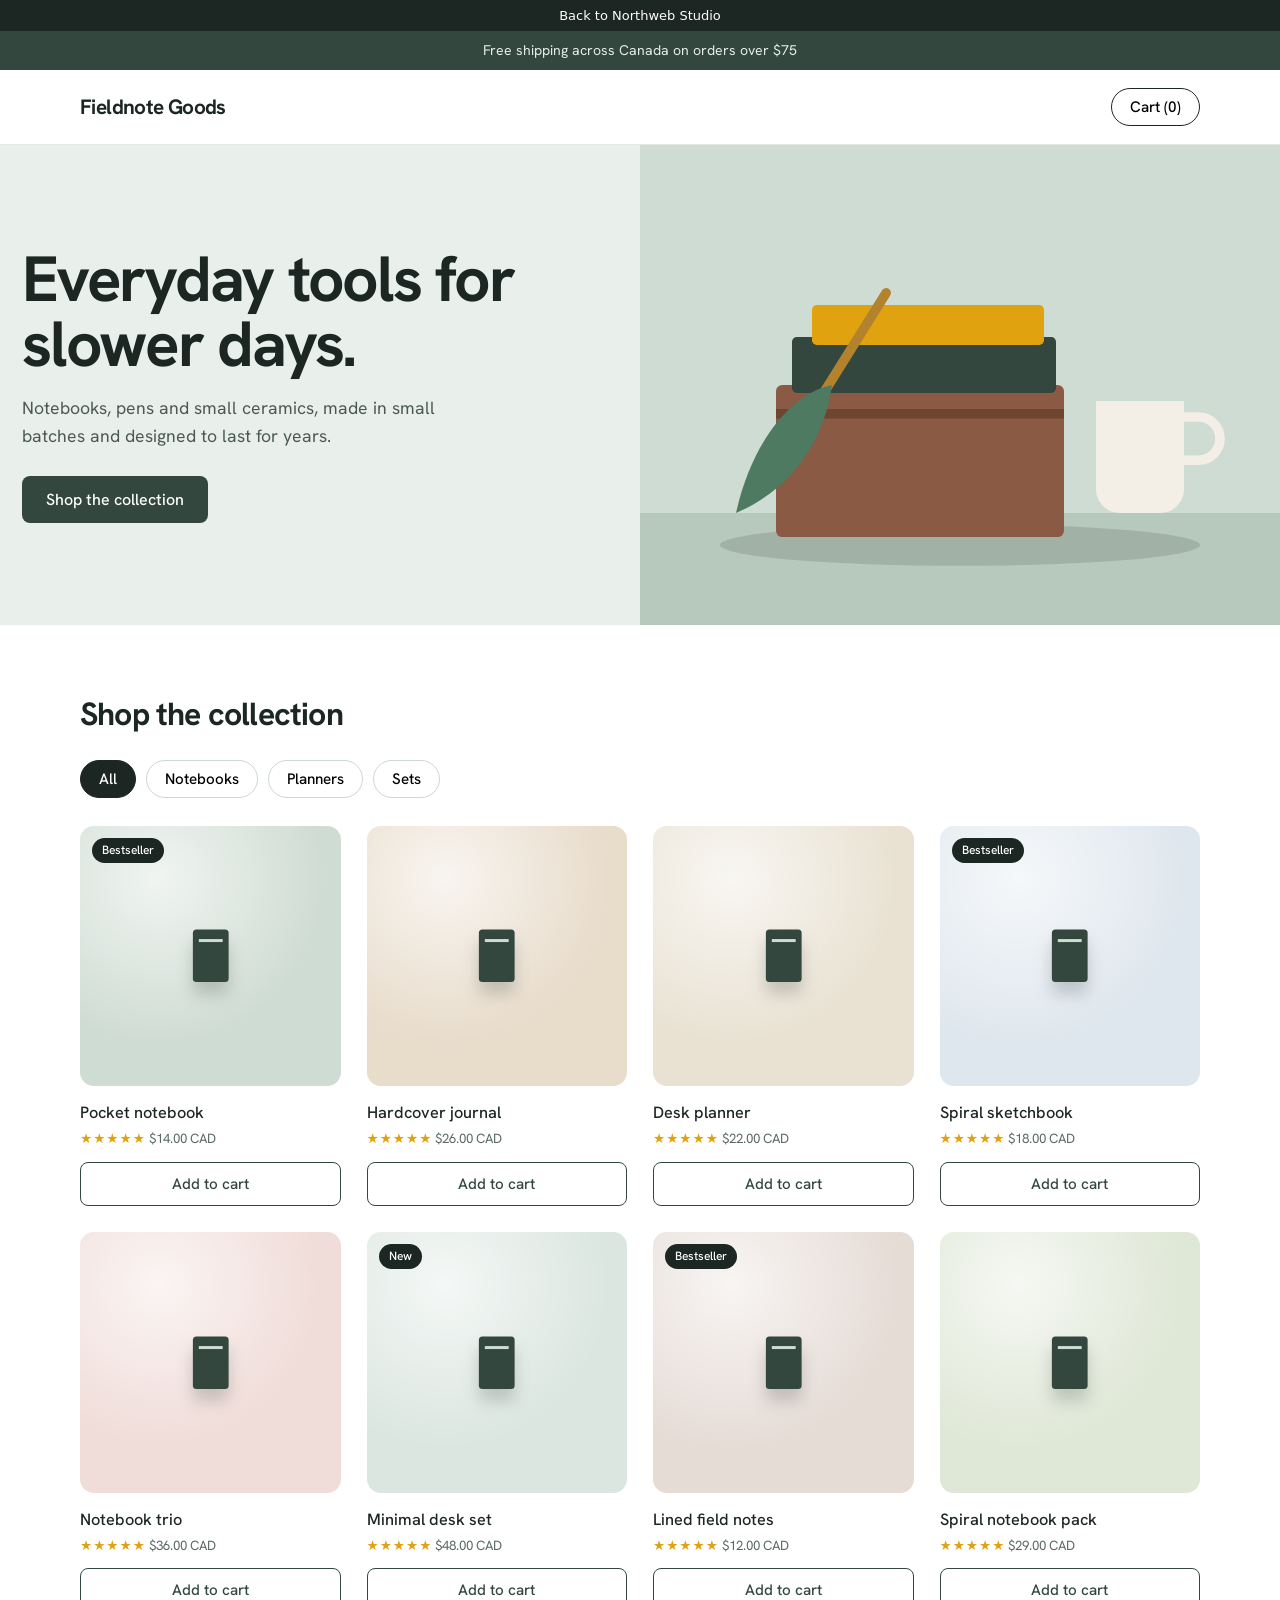
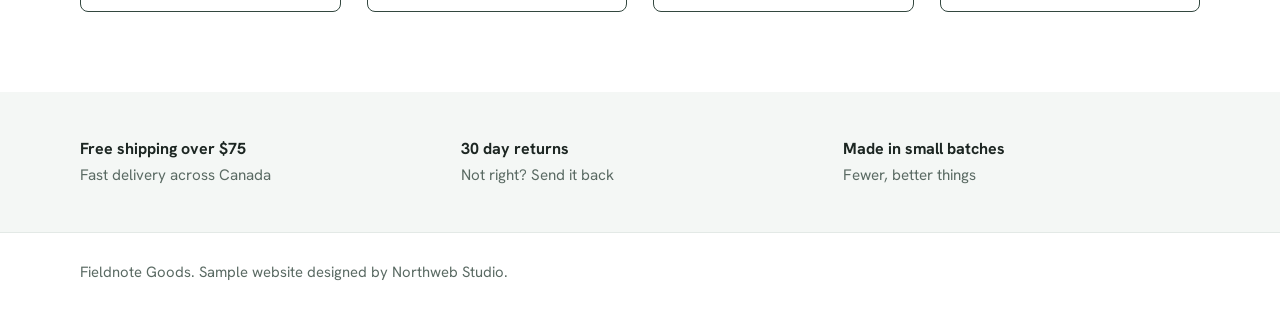
<file: fieldnote-goods.html>
<!DOCTYPE html><html lang="en"><head><meta charset="utf-8"><meta name="viewport" content="width=device-width,initial-scale=1"><title>Fieldnote Goods</title>
<link href="https://fonts.googleapis.com/css2?family=Hanken+Grotesk:wght@400;500;700&display=swap" rel="stylesheet">
<style>
*{box-sizing:border-box;margin:0}body{font:400 16px/1.6 "Hanken Grotesk",system-ui,sans-serif;color:#1c2622;background:#fff}
.nw{display:block;text-align:center;background:#1c2622;color:#fff;font:500 13px system-ui;padding:8px;text-decoration:none}
.w{padding-left:max(22px,calc(50% - 560px));padding-right:max(22px,calc(50% - 560px))}
.ann{background:#33473f;color:#e4ece7;text-align:center;font-size:.88rem;padding:8px}
header{display:flex;justify-content:space-between;align-items:center;padding-top:18px;padding-bottom:18px;border-bottom:1px solid #e3e9e6;position:sticky;top:0;background:#fff;z-index:4}
.logo{font-weight:700;font-size:1.3rem;letter-spacing:-.03em}.cartb{border:1.5px solid #1c2622;background:none;border-radius:99px;padding:8px 18px;font:500 .95rem "Hanken Grotesk";cursor:pointer}
.hero{display:grid;grid-template-columns:1fr 1fr;min-height:480px;background:#e9efeb}
.hero>div:first-child{padding:72px max(22px,calc(50% - 560px)) 72px max(22px,calc(50% - 560px));display:flex;flex-direction:column;justify-content:center;align-items:flex-start}
.hero h1{font-size:clamp(2.6rem,5vw,4.2rem);line-height:1.02;letter-spacing:-.035em;margin-bottom:18px}.hero p{color:#4a5a53;max-width:26em;margin-bottom:26px;font-size:1.1rem}
.hero .img{background:url(https://images.pexels.com/photos/8148585/pexels-photo-8148585.jpeg?auto=compress&cs=tinysrgb&w=1400) center/cover,url("data:image/svg+xml,%3Csvg%20xmlns%3D%22http%3A//www.w3.org/2000/svg%22%20viewBox%3D%220%200%20800%20800%22%20preserveAspectRatio%3D%22xMidYMid%20slice%22%3E%3Crect%20width%3D%22800%22%20height%3D%22800%22%20fill%3D%22%23cfdcd3%22/%3E%3Crect%20y%3D%22560%22%20width%3D%22800%22%20height%3D%22240%22%20fill%3D%22%23b7c9bd%22/%3E%3Cellipse%20cx%3D%22400%22%20cy%3D%22600%22%20rx%3D%22300%22%20ry%3D%2226%22%20fill%3D%22%23000%22%20fill-opacity%3D%22.12%22/%3E%3Crect%20x%3D%22170%22%20y%3D%22400%22%20width%3D%22360%22%20height%3D%22190%22%20rx%3D%228%22%20fill%3D%22%238a5a44%22/%3E%3Crect%20x%3D%22190%22%20y%3D%22340%22%20width%3D%22330%22%20height%3D%2270%22%20rx%3D%226%22%20fill%3D%22%2333473f%22/%3E%3Crect%20x%3D%22215%22%20y%3D%22300%22%20width%3D%22290%22%20height%3D%2250%22%20rx%3D%226%22%20fill%3D%22%23e0a30f%22/%3E%3Crect%20x%3D%22170%22%20y%3D%22430%22%20width%3D%22360%22%20height%3D%2212%22%20fill%3D%22%236e4531%22/%3E%3Cpath%20d%3D%22M570%20420h110v110a30%2030%200%200%201-30%2030h-50a30%2030%200%200%201-30-30z%22%20fill%3D%22%23f4efe6%22/%3E%3Cpath%20d%3D%22M680%20440h18a22%2022%200%200%201%200%2054h-18%22%20fill%3D%22none%22%20stroke%3D%22%23f4efe6%22%20stroke-width%3D%2212%22/%3E%3Crect%20x%3D%22236%22%20y%3D%22260%22%20width%3D%2212%22%20height%3D%22260%22%20rx%3D%226%22%20fill%3D%22%23b3822c%22%20transform%3D%22rotate%2832%20242%20390%29%22/%3E%3Cpath%20d%3D%22M120%20560c20-90%2070-150%20120-160-10%2070-50%20130-120%20160z%22%20fill%3D%22%234f7a62%22/%3E%3C/svg%3E") center/cover}
.btn{background:#33473f;color:#fff;border:0;border-radius:8px;padding:13px 24px;font:500 1rem "Hanken Grotesk";cursor:pointer}.btn:hover{background:#243329}
section{padding-top:64px;padding-bottom:80px}h2{font-size:2rem;letter-spacing:-.025em;margin-bottom:20px}
.chips{display:flex;gap:10px;margin-bottom:28px;flex-wrap:wrap}.chips button{border:1.5px solid #cdd8d2;background:#fff;border-radius:99px;padding:8px 18px;font:500 .95rem "Hanken Grotesk";cursor:pointer}.chips .on{background:#1c2622;color:#fff;border-color:#1c2622}
.g{display:grid;grid-template-columns:repeat(4,1fr);gap:26px}.p .img{aspect-ratio:1;border-radius:14px;display:grid;place-items:center;margin-bottom:14px;transition:.2s;position:relative;overflow:hidden;background-image:radial-gradient(circle at 30% 20%,rgba(255,255,255,.7),transparent 60%)}.p .img svg{filter:drop-shadow(0 12px 8px rgba(28,38,34,.2))}.bd{position:absolute;top:12px;left:12px;background:#1c2622;color:#fff;font-size:.75rem;font-weight:500;padding:3px 10px;border-radius:99px}.st{color:#e0a30f;font-size:.85rem;letter-spacing:1px}.p:hover .img{transform:translateY(-4px)}
.p h3{font-size:1.02rem;font-weight:500}.p small{color:#5a6a63;display:block;margin:2px 0 12px}.p button{width:100%;padding:11px;border-radius:8px;border:1.5px solid #33473f;background:#fff;color:#33473f;font:500 .95rem "Hanken Grotesk";cursor:pointer}.p button:hover{background:#33473f;color:#fff}
.perks{background:#f4f7f5;display:grid;grid-template-columns:repeat(3,1fr);gap:24px;padding-top:44px;padding-bottom:44px}.perks b{display:block}.perks span{color:#5a6a63;font-size:.95rem}
footer{padding-top:28px;padding-bottom:28px;color:#5a6a63;font-size:.93rem;border-top:1px solid #e3e9e6}
.ov{position:fixed;inset:0;background:rgba(28,38,34,.45);opacity:0;pointer-events:none;transition:.2s;z-index:8}.ov.on{opacity:1;pointer-events:auto}
.dr{position:fixed;top:0;right:0;bottom:0;width:min(400px,100%);background:#fff;z-index:9;transform:translateX(100%);transition:.25s;display:flex;flex-direction:column;padding:24px}.dr.on{transform:none}
.dr h3{font-size:1.3rem;margin-bottom:14px;display:flex;justify-content:space-between}.dr h3 button{border:0;background:none;font-size:1.6rem;cursor:pointer}
#items{flex:1;overflow:auto}.ci{display:grid;grid-template-columns:56px 1fr auto;gap:12px;align-items:center;padding:12px 0;border-bottom:1px solid #e3e9e6}.ci .t{width:56px;height:56px;border-radius:8px}.ci small{color:#5a6a63;display:block}
.q{display:flex;gap:6px;align-items:center}.q button{width:26px;height:26px;border-radius:50%;border:1px solid #cdd8d2;background:#fff;cursor:pointer}
.tot{display:flex;justify-content:space-between;font-weight:700;font-size:1.1rem;padding:16px 0}.note{color:#2f6b3a;min-height:1.4em;margin-top:8px;font-size:.92rem}
@media(max-width:860px){.g{grid-template-columns:1fr 1fr}.hero,.perks{grid-template-columns:1fr}.hero .img{min-height:240px}}
</style></head><body>
<a class="nw" href="../index.html">Back to Northweb Studio</a>
<div class="ann">Free shipping across Canada on orders over $75</div>
<header class="w"><span class="logo">Fieldnote Goods</span><button class="cartb" id="cb">Cart (0)</button></header>
<div class="hero"><div><h1>Everyday tools for slower days.</h1><p>Notebooks, pens and small ceramics, made in small batches and designed to last for years.</p><a href="#shop" class="btn" style="text-decoration:none">Shop the collection</a></div><div class="img"></div></div>
<section class="w" id="shop"><h2>Shop the collection</h2><div class="chips" id="chips"><button class="on" data-c="all">All</button><button data-c="Notebooks">Notebooks</button><button data-c="Planners">Planners</button><button data-c="Sets">Sets</button></div><div class="g" id="grid"></div></section>
<div class="perks w"><div><b>Free shipping over $75</b><span>Fast delivery across Canada</span></div><div><b>30 day returns</b><span>Not right? Send it back</span></div><div><b>Made in small batches</b><span>Fewer, better things</span></div></div>
<footer class="w">Fieldnote Goods. Sample website designed by Northweb Studio.</footer>
<div class="ov" id="ov"></div>
<aside class="dr" id="dr"><h3>Your cart <button id="x" aria-label="Close">×</button></h3><div id="items"></div><div class="tot"><span>Subtotal</span><span id="sub">$0.00</span></div><button class="btn" id="co">Checkout</button><p class="note" id="note"></p></aside>
<script>
if(self!==top)document.querySelector('.nw').hidden=true;
const P=[["Pocket notebook","Notebooks",14,"#cfdcd3",4157621],["Hardcover journal","Notebooks",26,"#e8dccb",8250927],["Desk planner","Planners",22,"#e9e2d3",7319182],["Spiral sketchbook","Notebooks",18,"#dfe7ee",158771],["Notebook trio","Sets",36,"#f0dcd8",7319185],["Minimal desk set","Sets",48,"#dbe6e0",8148585],["Lined field notes","Notebooks",12,"#e6dcd6",8250884],["Spiral notebook pack","Sets",29,"#dfe7d6",4033464]];
let cart={},f='all';const $=i=>document.getElementById(i),art=(p,s)=>`<svg width='${s*.55}' height='${s*.55}' viewBox='0 0 120 120'><rect x='30' y='16' width='60' height='88' rx='6' fill='#33473f'/><rect x='40' y='32' width='40' height='5' fill='#cfdcd3'/></svg><img src='https://images.pexels.com/photos/${p[4]}/pexels-photo-${p[4]}.jpeg?auto=compress&cs=tinysrgb&w=600' alt='${p[0]}' loading='lazy' onerror='this.remove()' style='position:absolute;inset:0;width:100%;height:100%;object-fit:cover;border-radius:inherit'>`;
function grid(){$('grid').innerHTML=P.map((p,i)=>({p,i})).filter(o=>f=='all'||o.p[1]==f).map(o=>`<div class=p><div class=img style='background-color:${o.p[3]}'>${o.i%3==0?'<span class=bd>Bestseller</span>':o.i==5?'<span class=bd>New</span>':''}${art(o.p,130)}</div><h3>${o.p[0]}</h3><small><span class=st>★★★★★</span> $${o.p[2]}.00 CAD</small><button data-a=${o.i}>Add to cart</button></div>`).join('')}grid();
function draw(){const k=Object.keys(cart);$('cb').textContent='Cart ('+k.reduce((s,i)=>s+cart[i],0)+')';$('items').innerHTML=k.length?k.map(i=>`<div class=ci><div class=t style='background:${P[i][3]};display:grid;place-items:center;position:relative;overflow:hidden'>${art(P[i],44)}</div><div>${P[i][0]}<small>$${P[i][2]}.00</small></div><div class=q><button data-m=${i}>−</button>${cart[i]}<button data-a=${i}>+</button></div></div>`).join(''):'<p style="color:#5a6a63">Your cart is empty.</p>';$('sub').textContent='$'+k.reduce((s,i)=>s+cart[i]*P[i][2],0).toFixed(2)}
function open(b){$('dr').classList.toggle('on',b);$('ov').classList.toggle('on',b)}
document.addEventListener('click',e=>{const t=e.target;if(t.dataset.a!==undefined){cart[t.dataset.a]=(cart[t.dataset.a]||0)+1;draw();if(t.closest('.p'))open(true)}if(t.dataset.m!==undefined){if(--cart[t.dataset.m]<=0)delete cart[t.dataset.m];draw()}if(t.dataset.c){f=t.dataset.c;document.querySelectorAll('#chips button').forEach(b=>b.classList.toggle('on',b==t));grid()}});
$('cb').onclick=()=>open(true);$('x').onclick=$('ov').onclick=()=>open(false);$('co').onclick=()=>$('note').textContent=Object.keys(cart).length?'Demo only. In a live store this goes to a secure checkout.':'Add something first.';draw();
</script></body></html>
</file>
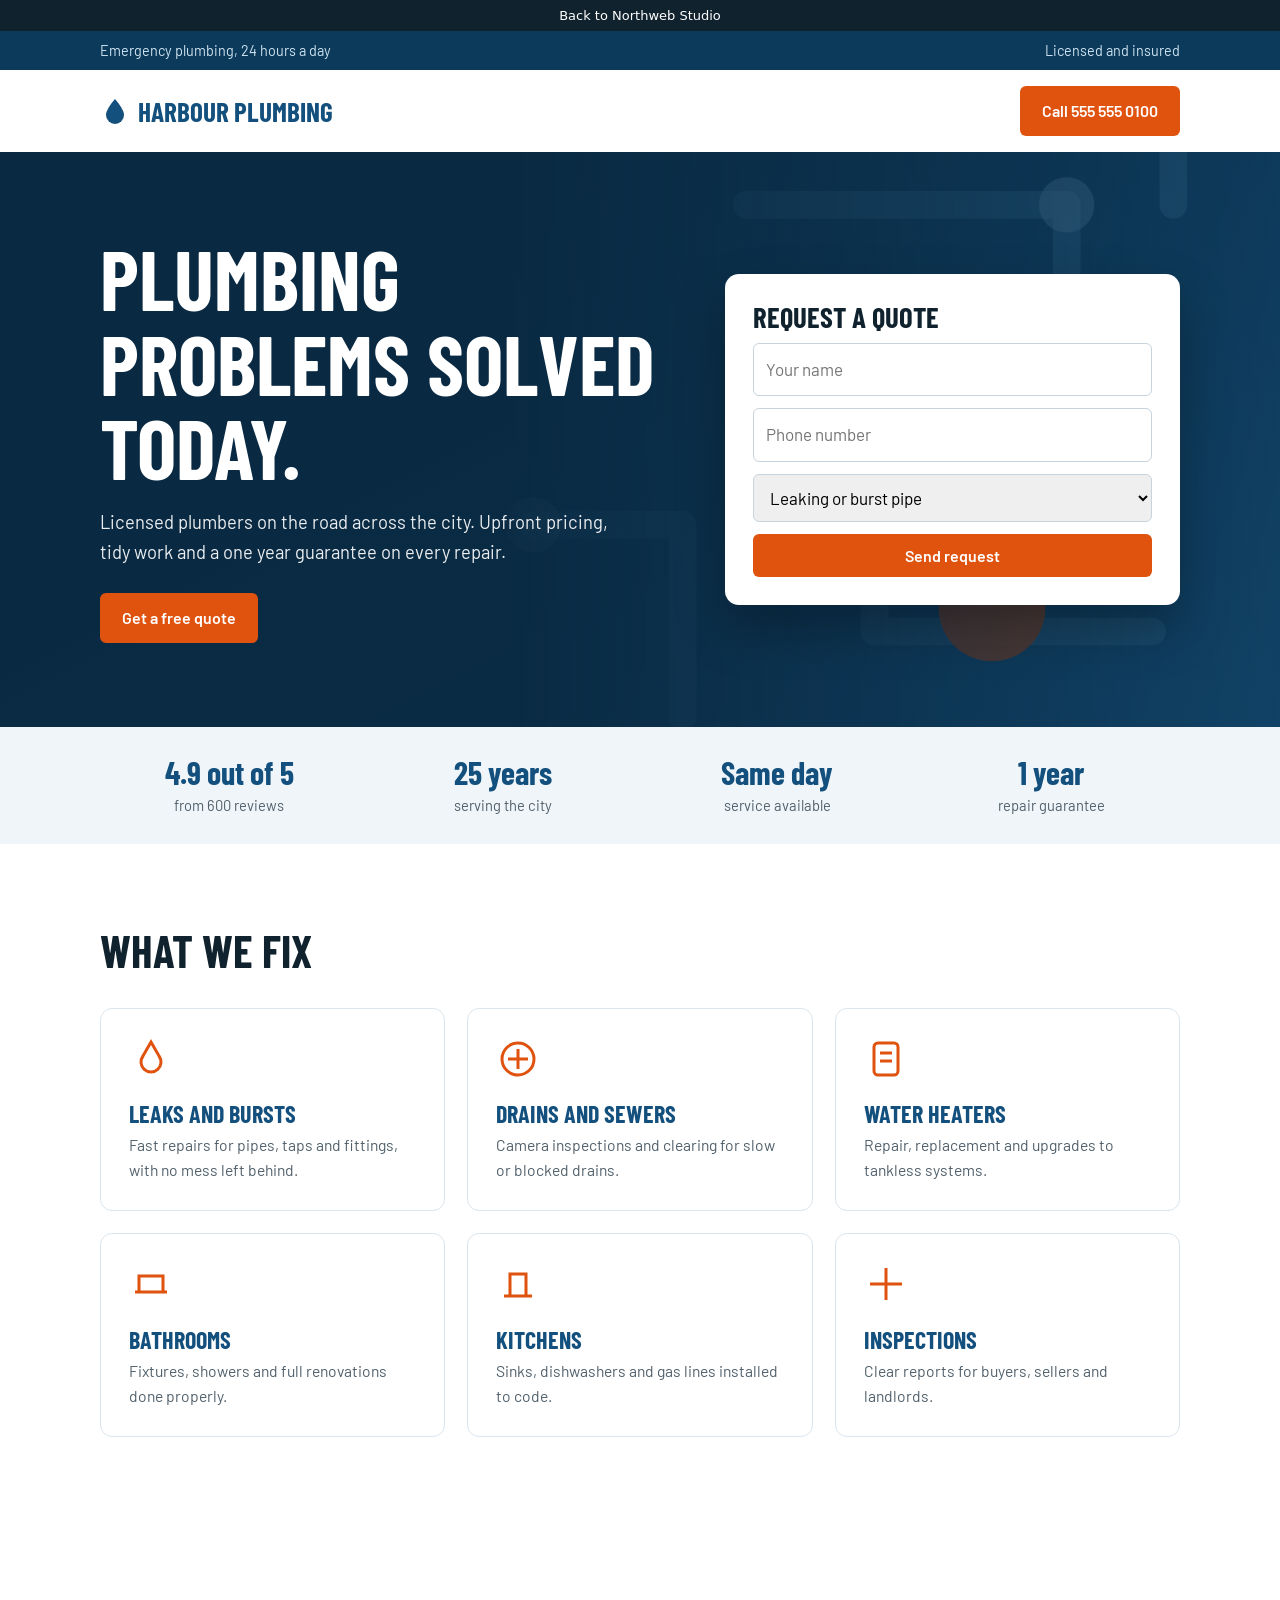
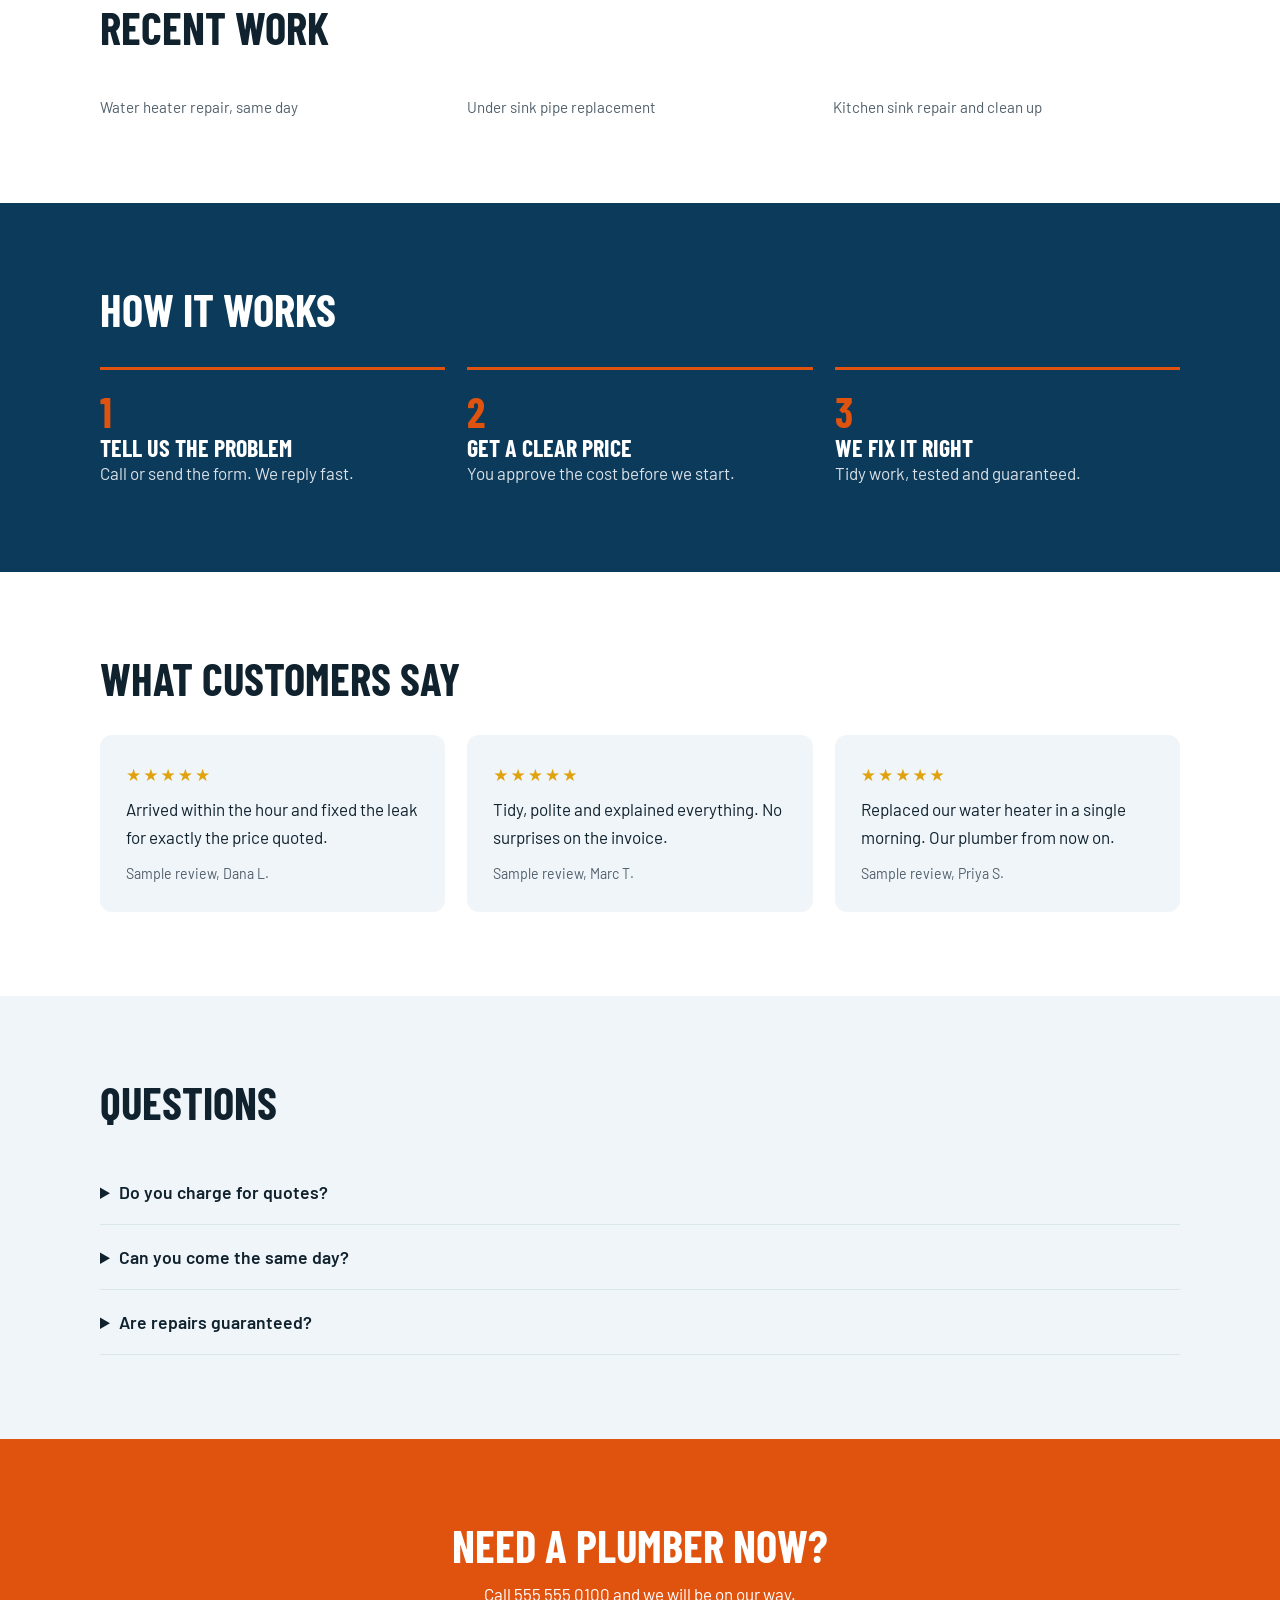
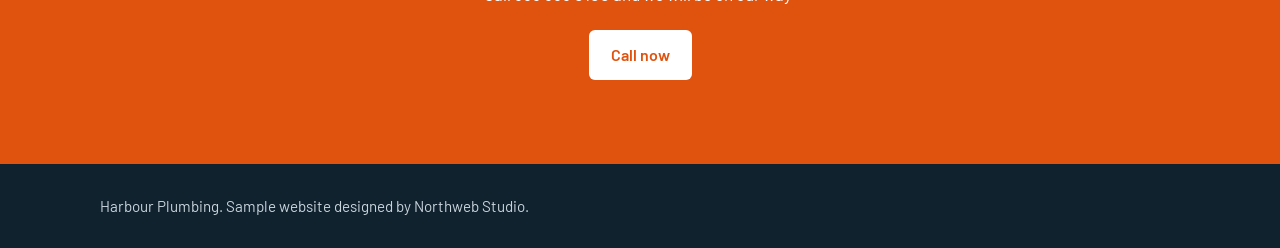
<file: harbour-plumbing.html>
<!DOCTYPE html><html lang="en"><head><meta charset="utf-8"><meta name="viewport" content="width=device-width,initial-scale=1"><title>Harbour Plumbing</title>
<link href="https://fonts.googleapis.com/css2?family=Barlow:wght@400;500;600&family=Barlow+Condensed:wght@600;700&display=swap" rel="stylesheet">
<style>
*{box-sizing:border-box;margin:0}html{scroll-behavior:smooth}body{font:400 17px/1.6 Barlow,system-ui,sans-serif;color:#10222e}
.nw{display:block;text-align:center;background:#10222e;color:#fff;font:500 13px system-ui;padding:8px;text-decoration:none}
h1,h2,h3{font-family:"Barlow Condensed",sans-serif;line-height:1.02;text-transform:uppercase}
.w{padding-left:max(22px,calc(50% - 540px));padding-right:max(22px,calc(50% - 540px))}
.top{background:#0c3a5b;color:#cfe3f1;font-size:.9rem;padding-top:8px;padding-bottom:8px;display:flex;justify-content:space-between}
header{display:flex;justify-content:space-between;align-items:center;padding-top:16px;padding-bottom:16px;background:#fff}
.logo{font:700 1.7rem "Barlow Condensed";text-transform:uppercase;color:#14507d;display:flex;gap:8px;align-items:center}
.btn{display:inline-block;background:#e0530f;color:#fff;padding:12px 22px;border-radius:6px;font-weight:600;text-decoration:none;border:0;font-family:inherit;font-size:1rem;cursor:pointer}.btn:hover{background:#c4460a}
.hero{background:linear-gradient(90deg,rgba(9,40,64,.94) 40%,rgba(9,40,64,.55)),url(https://images.unsplash.com/photo-1676210134188-4c05dd172f89?auto=format&fit=crop&w=1800&q=70) center/cover,url("data:image/svg+xml,%3Csvg%20xmlns%3D%22http%3A//www.w3.org/2000/svg%22%20viewBox%3D%220%200%201200%20600%22%20preserveAspectRatio%3D%22xMidYMid%20slice%22%3E%3Cdefs%3E%3ClinearGradient%20id%3D%22g%22%20x1%3D%220%22%20y1%3D%220%22%20x2%3D%221%22%20y2%3D%221%22%3E%3Cstop%20offset%3D%220%22%20stop-color%3D%22%230c3a5b%22/%3E%3Cstop%20offset%3D%221%22%20stop-color%3D%22%231a6396%22/%3E%3C/linearGradient%3E%3C/defs%3E%3Crect%20width%3D%221200%22%20height%3D%22600%22%20fill%3D%22url%28%23g%29%22/%3E%3Cg%20fill%3D%22none%22%20stroke%3D%22%235ba3d0%22%20stroke-opacity%3D%22.35%22%20stroke-width%3D%2226%22%20stroke-linecap%3D%22round%22%20stroke-linejoin%3D%22round%22%3E%3Cpath%20d%3D%22M700%2080h300v180H820v220h260%22/%3E%3Cpath%20d%3D%22M640%20560V380h-140%22/%3E%3Cpath%20d%3D%22M1100%2080v-60%22/%3E%3C/g%3E%3Cg%20fill%3D%22%237fb9e0%22%20fill-opacity%3D%22.45%22%3E%3Ccircle%20cx%3D%221000%22%20cy%3D%2280%22%20r%3D%2226%22/%3E%3Ccircle%20cx%3D%22820%22%20cy%3D%22260%22%20r%3D%2226%22/%3E%3Ccircle%20cx%3D%22500%22%20cy%3D%22380%22%20r%3D%2226%22/%3E%3C/g%3E%3Cpath%20d%3D%22M930%20360c0%200-50%2062-50%2098a50%2050%200%200%200%20100%200c0-36-50-98-50-98z%22%20fill%3D%22%23e0530f%22%20fill-opacity%3D%22.85%22/%3E%3C/svg%3E") center/cover;color:#fff;padding-top:84px;padding-bottom:84px;display:grid;grid-template-columns:1.25fr 1fr;gap:56px;align-items:center}
.hero h1{font-size:clamp(3rem,6.5vw,5.2rem);margin-bottom:18px}.hero p{font-size:1.15rem;opacity:.92;max-width:28em;margin-bottom:26px}
.card{background:#fff;color:#10222e;border-radius:14px;padding:28px;display:grid;gap:12px;box-shadow:0 24px 50px rgba(0,0,0,.28)}.card h3{font-size:1.8rem}
input,select{font:inherit;padding:12px;border:1px solid #c7d4dd;border-radius:6px;width:100%}
.trust{display:grid;grid-template-columns:repeat(4,1fr);background:#f0f5f9;padding-top:26px;padding-bottom:26px;gap:16px;text-align:center}
.trust b{font:700 2rem "Barlow Condensed";color:#14507d;display:block}.trust span{font-size:.92rem;color:#51606b}
section{padding-top:84px;padding-bottom:84px}h2{font-size:2.8rem;margin-bottom:34px}
.g{display:grid;grid-template-columns:repeat(3,1fr);gap:22px}
.s{border:1px solid #dbe5ec;border-radius:12px;padding:28px;transition:.2s}.s:hover{border-color:#14507d;transform:translateY(-4px)}
.s svg{width:44px;height:44px;margin-bottom:14px}.s h3{font-size:1.5rem;color:#14507d;margin-bottom:6px}.s p{color:#51606b;font-size:.98rem}
.steps{background:#0c3a5b;color:#fff}.steps .g>div{border-top:3px solid #e0530f;padding-top:16px}.steps b{font:700 2.6rem "Barlow Condensed";color:#e0530f}.steps h3{font-size:1.5rem}.steps p{opacity:.85}
.rev{background:#f0f5f9;border-radius:12px;padding:26px}.rev i{color:#e0a30f;font-style:normal;letter-spacing:2px}.rev p{margin:8px 0}.rev small{color:#51606b}
details{border-bottom:1px solid #dbe5ec;padding:18px 0}summary{font-weight:600;cursor:pointer;font-size:1.1rem}details p{color:#51606b;margin-top:8px}
.cta{background:#e0530f;color:#fff;text-align:center}.cta h2{margin-bottom:12px}.cta .btn{background:#fff;color:#e0530f}
footer{background:#10222e;color:#c8d4dc;padding-top:30px;padding-bottom:30px;font-size:.95rem}
.gal{display:grid;grid-template-columns:repeat(3,1fr);gap:20px}.gal figure{margin:0}.gal img{width:100%;aspect-ratio:4/3;object-fit:cover;border-radius:12px;display:block;background:#dbe5ec}.gal figcaption{margin-top:10px;color:#51606b;font-size:.95rem}.sticky{display:none}
@media(max-width:800px){.hero,.g,.trust{grid-template-columns:1fr 1fr}.hero{grid-template-columns:1fr}.g,.gal{grid-template-columns:1fr}.top span:last-child{display:none}.sticky{display:block;position:fixed;bottom:0;left:0;right:0;text-align:center;border-radius:0;padding:16px}}
</style></head><body>
<a class="nw" href="../index.html">Back to Northweb Studio</a>
<div class="top w"><span>Emergency plumbing, 24 hours a day</span><span>Licensed and insured</span></div>
<header class="w"><span class="logo"><svg width="30" height="30" viewBox="0 0 30 30"><path d="M15 3C15 3 6 13 6 19a9 9 0 0 0 18 0C24 13 15 3 15 3z" fill="#14507d"/></svg>Harbour Plumbing</span><a class="btn" href="tel:+15555550100">Call 555 555 0100</a></header>
<div class="hero w"><div><h1>Plumbing problems solved today.</h1><p>Licensed plumbers on the road across the city. Upfront pricing, tidy work and a one year guarantee on every repair.</p><a class="btn" href="#quote">Get a free quote</a></div>
<form class="card" id="quote"><h3>Request a quote</h3><input placeholder="Your name" required><input type="tel" placeholder="Phone number" required><select><option>Leaking or burst pipe</option><option>Blocked drain</option><option>Water heater</option><option>Bathroom or kitchen</option><option>Something else</option></select><button class="btn">Send request</button></form></div>
<div class="trust w"><div><b>4.9 out of 5</b><span>from 600 reviews</span></div><div><b>25 years</b><span>serving the city</span></div><div><b>Same day</b><span>service available</span></div><div><b>1 year</b><span>repair guarantee</span></div></div>
<section class="w"><h2>What we fix</h2><div class="g">
<div class="s"><svg viewBox="0 0 44 44" fill="none" stroke="#e0530f" stroke-width="3"><path d="M22 5l8 14a10 10 0 1 1-16 0z"/></svg><h3>Leaks and bursts</h3><p>Fast repairs for pipes, taps and fittings, with no mess left behind.</p></div>
<div class="s"><svg viewBox="0 0 44 44" fill="none" stroke="#e0530f" stroke-width="3"><circle cx="22" cy="22" r="16"/><path d="M12 22h20M22 12v20"/></svg><h3>Drains and sewers</h3><p>Camera inspections and clearing for slow or blocked drains.</p></div>
<div class="s"><svg viewBox="0 0 44 44" fill="none" stroke="#e0530f" stroke-width="3"><rect x="10" y="6" width="24" height="32" rx="4"/><path d="M16 16h12M16 24h12"/></svg><h3>Water heaters</h3><p>Repair, replacement and upgrades to tankless systems.</p></div>
<div class="s"><svg viewBox="0 0 44 44" fill="none" stroke="#e0530f" stroke-width="3"><path d="M6 30h32M10 30V14h24v16"/></svg><h3>Bathrooms</h3><p>Fixtures, showers and full renovations done properly.</p></div>
<div class="s"><svg viewBox="0 0 44 44" fill="none" stroke="#e0530f" stroke-width="3"><path d="M8 34h28M14 34V12h16v22"/></svg><h3>Kitchens</h3><p>Sinks, dishwashers and gas lines installed to code.</p></div>
<div class="s"><svg viewBox="0 0 44 44" fill="none" stroke="#e0530f" stroke-width="3"><path d="M22 6v32M6 22h32"/></svg><h3>Inspections</h3><p>Clear reports for buyers, sellers and landlords.</p></div></div></section>
<section class="w"><h2>Recent work</h2><div class="gal">
<figure><img src="https://images.unsplash.com/photo-1676210134190-3f2c0d5cf58d?auto=format&fit=crop&w=900&q=70" alt="Plumber repairing a water heater" loading="lazy" onerror="this.remove()"><figcaption>Water heater repair, same day</figcaption></figure>
<figure><img src="https://images.unsplash.com/photo-1676210133055-eab6ef033ce3?auto=format&fit=crop&w=900&q=70" alt="Plumber working on pipes in a cabinet" loading="lazy" onerror="this.remove()"><figcaption>Under sink pipe replacement</figcaption></figure>
<figure><img src="https://images.unsplash.com/photo-1615749721143-3a38368d3d05?auto=format&fit=crop&w=900&q=70" alt="Plumber fixing a sink" loading="lazy" onerror="this.remove()"><figcaption>Kitchen sink repair and clean up</figcaption></figure></div></section>
<section class="w steps"><h2>How it works</h2><div class="g"><div><b>1</b><h3>Tell us the problem</h3><p>Call or send the form. We reply fast.</p></div><div><b>2</b><h3>Get a clear price</h3><p>You approve the cost before we start.</p></div><div><b>3</b><h3>We fix it right</h3><p>Tidy work, tested and guaranteed.</p></div></div></section>
<section class="w"><h2>What customers say</h2><div class="g">
<div class="rev"><i>★★★★★</i><p>Arrived within the hour and fixed the leak for exactly the price quoted.</p><small>Sample review, Dana L.</small></div>
<div class="rev"><i>★★★★★</i><p>Tidy, polite and explained everything. No surprises on the invoice.</p><small>Sample review, Marc T.</small></div>
<div class="rev"><i>★★★★★</i><p>Replaced our water heater in a single morning. Our plumber from now on.</p><small>Sample review, Priya S.</small></div></div></section>
<section class="w" style="background:#f0f5f9"><h2>Questions</h2>
<details><summary>Do you charge for quotes?</summary><p>No. Quotes are free and you approve the price before work begins.</p></details>
<details><summary>Can you come the same day?</summary><p>Yes, for most calls. Emergencies are handled around the clock.</p></details>
<details><summary>Are repairs guaranteed?</summary><p>Every repair comes with a one year guarantee on parts and labour.</p></details></section>
<section class="w cta"><h2>Need a plumber now?</h2><p style="margin-bottom:22px">Call 555 555 0100 and we will be on our way.</p><a class="btn" href="tel:+15555550100">Call now</a></section>
<footer class="w">Harbour Plumbing. Sample website designed by Northweb Studio.</footer>
<a class="btn sticky" href="tel:+15555550100">Call 555 555 0100</a>
<script>if(self!==top)document.querySelector('.nw').hidden=true;document.getElementById('quote').onsubmit=e=>{e.preventDefault();e.target.querySelector('button').textContent='Thanks, we will call you soon'}</script>
</body></html>
</file>
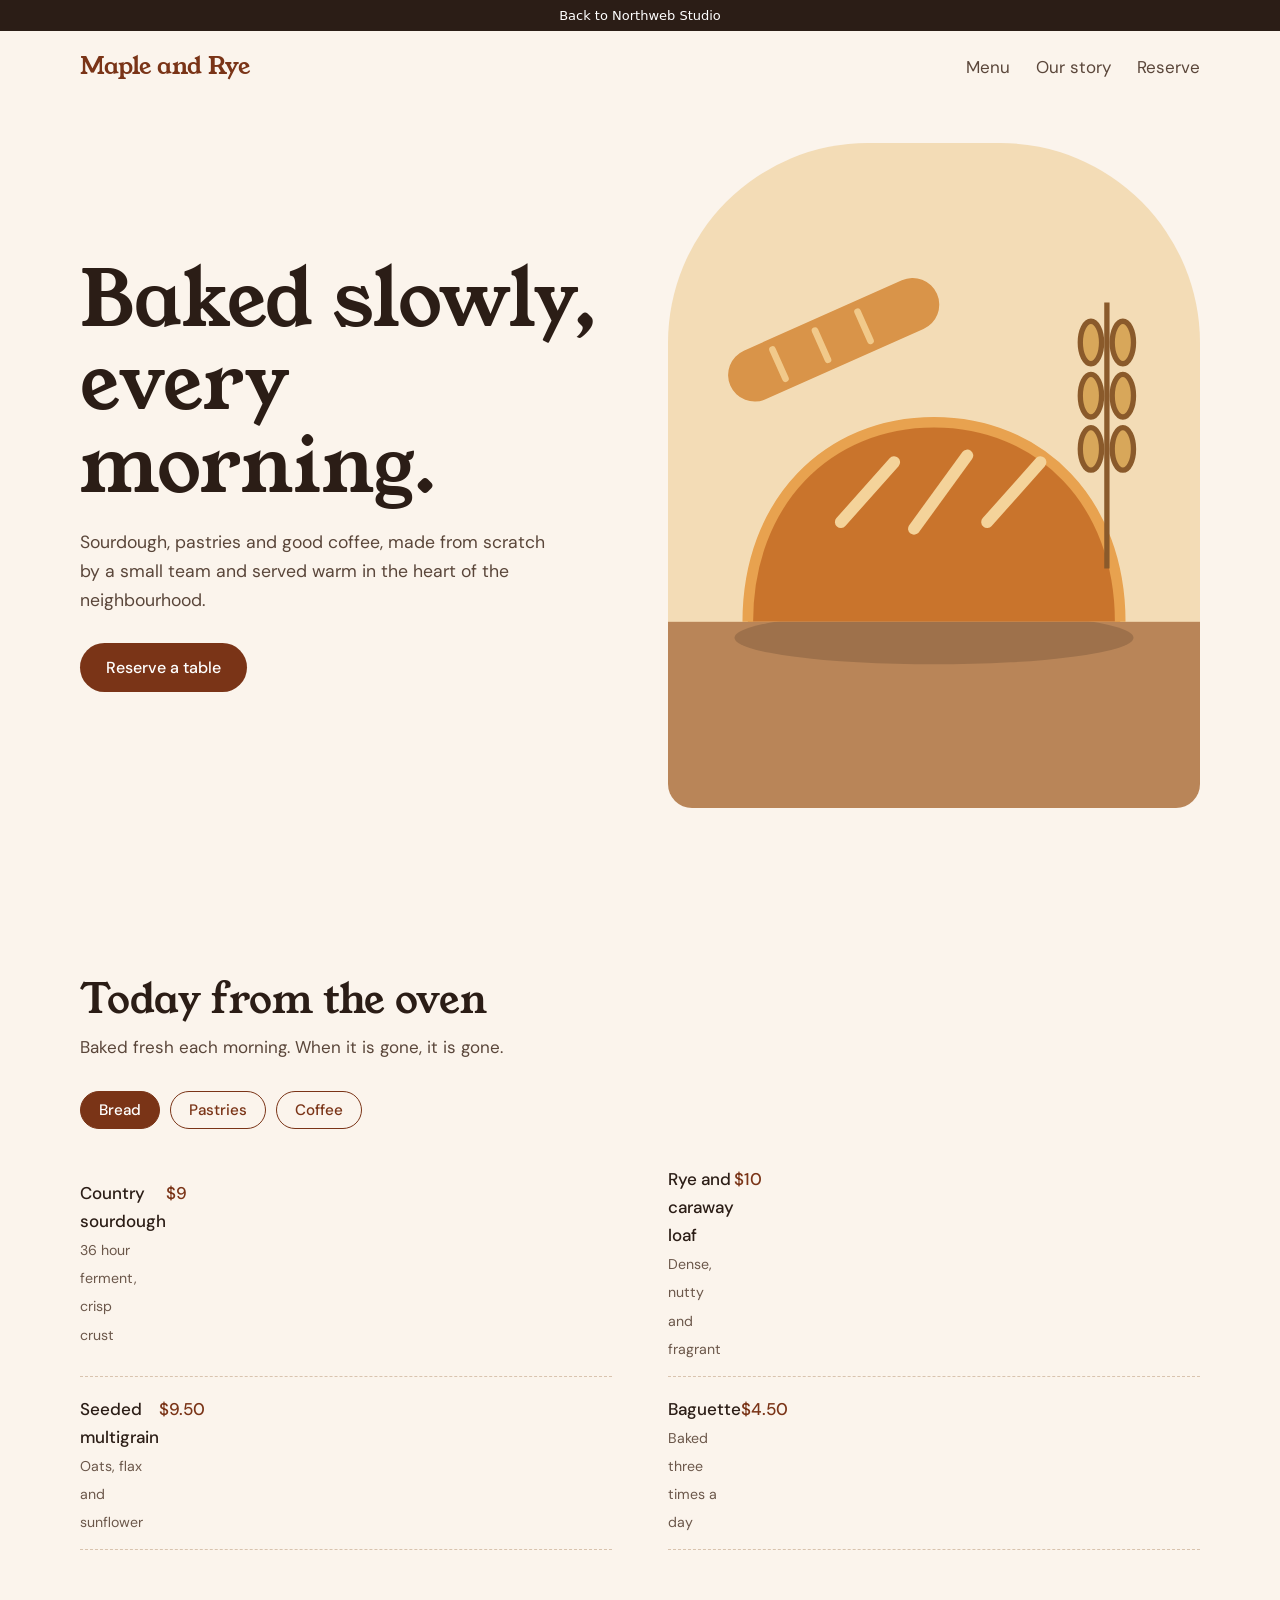
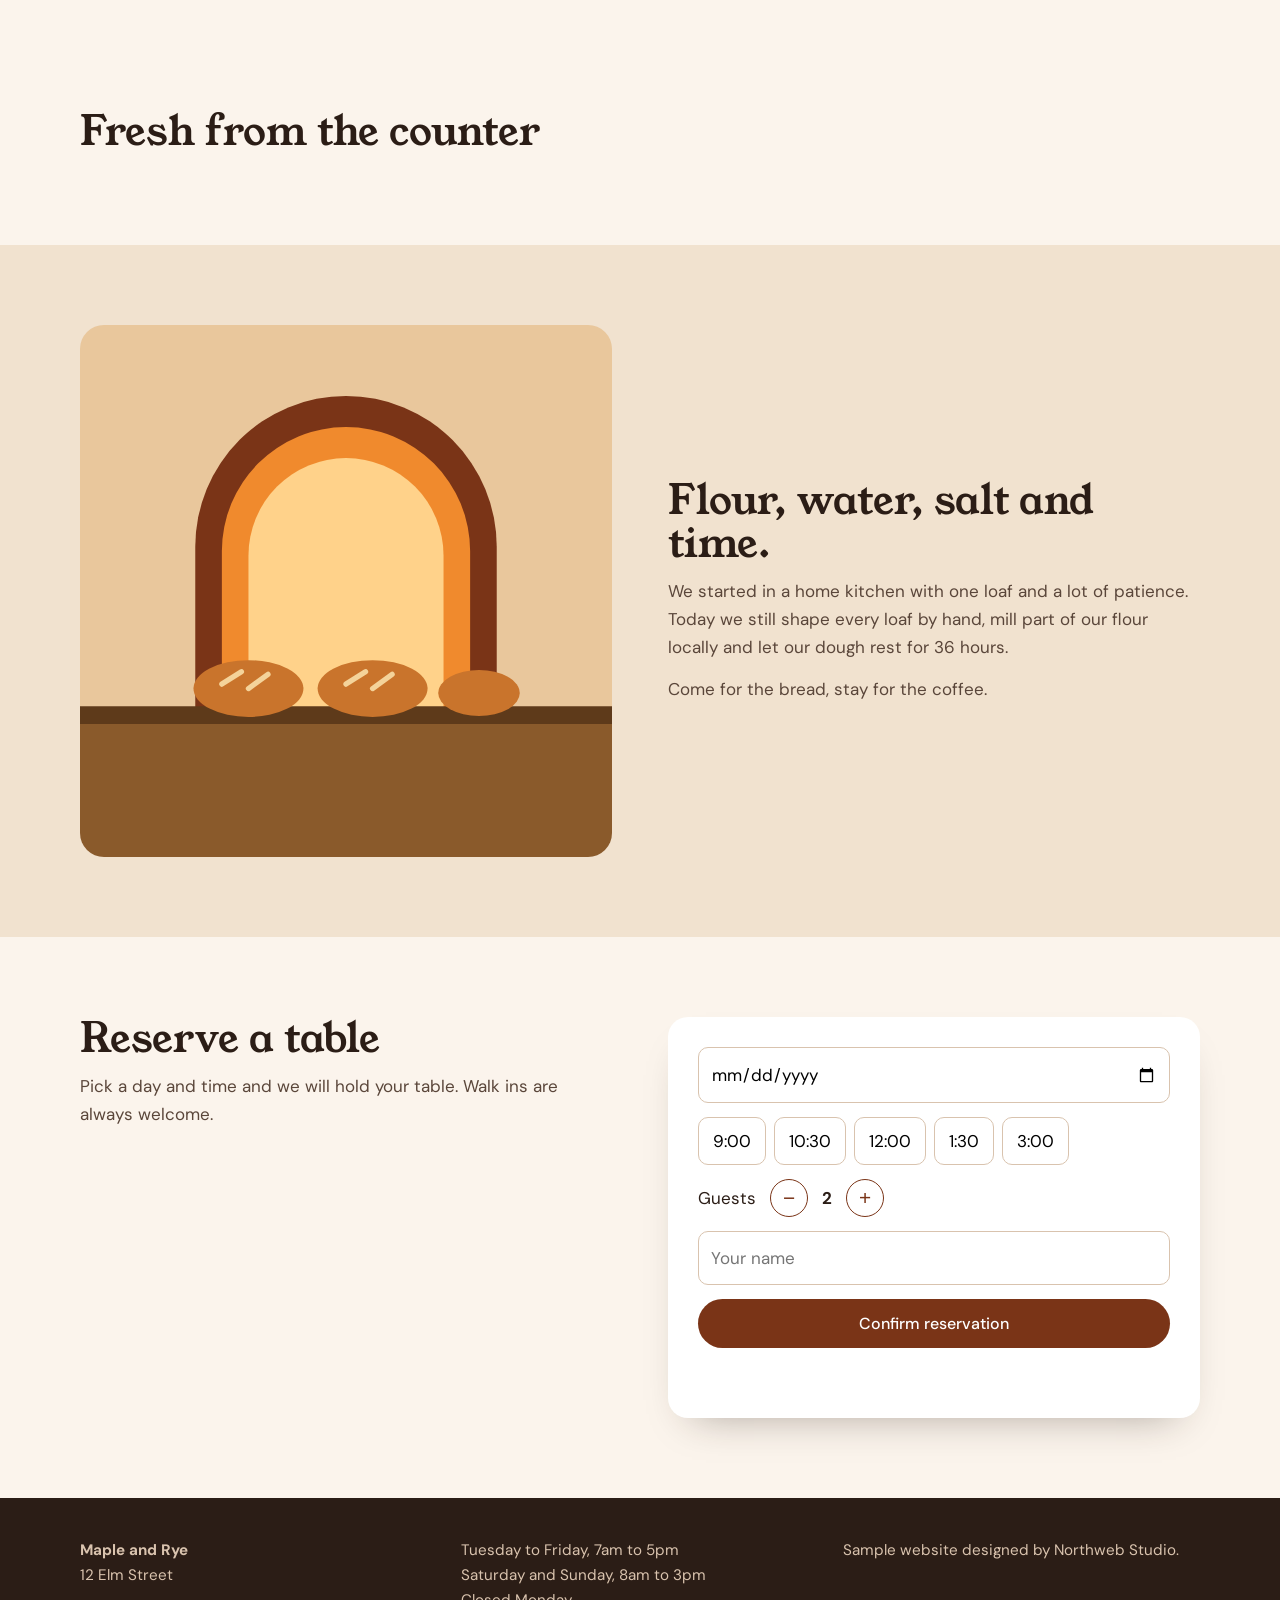
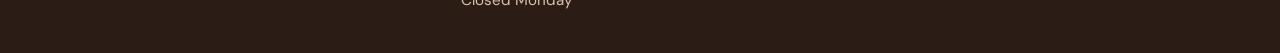
<file: maple-and-rye.html>
<!DOCTYPE html><html lang="en"><head><meta charset="utf-8"><meta name="viewport" content="width=device-width,initial-scale=1"><title>Maple and Rye Bakery</title>
<link href="https://fonts.googleapis.com/css2?family=DM+Sans:wght@400;500&family=Young+Serif&display=swap" rel="stylesheet">
<style>
*{box-sizing:border-box;margin:0}html{scroll-behavior:smooth}body{font:400 17px/1.65 "DM Sans",system-ui,sans-serif;color:#2b1d16;background:#fbf4ec}
.nw{display:block;text-align:center;background:#2b1d16;color:#fff;font:500 13px system-ui;padding:8px;text-decoration:none}
h1,h2,h3,.logo{font-family:"Young Serif",serif;font-weight:400;line-height:1.08}
.w{padding-left:max(22px,calc(50% - 560px));padding-right:max(22px,calc(50% - 560px))}
header{display:flex;justify-content:space-between;align-items:center;padding-top:22px;padding-bottom:22px}.logo{font-size:1.5rem;color:#7a3417}
nav a{margin-left:26px;text-decoration:none;color:#5a463a}
.btn{display:inline-block;background:#7a3417;color:#fff;padding:14px 26px;border-radius:99px;text-decoration:none;border:0;font:500 1rem "DM Sans";cursor:pointer}.btn:hover{background:#5e2710}
.hero{display:grid;grid-template-columns:1fr 1fr;gap:56px;align-items:center;padding-top:40px;padding-bottom:90px}
.hero h1{font-size:clamp(2.8rem,6vw,4.8rem);margin-bottom:20px}.hero p{color:#5a463a;margin-bottom:28px;max-width:27em;font-size:1.1rem}
.photo{aspect-ratio:4/5;border-radius:200px 200px 24px 24px;background:url(https://images.unsplash.com/photo-1568254183919-78a4f43a2877?auto=format&fit=crop&w=1200&q=70) center/cover,url("data:image/svg+xml,%3Csvg%20xmlns%3D%22http%3A//www.w3.org/2000/svg%22%20viewBox%3D%220%200%20400%20500%22%20preserveAspectRatio%3D%22xMidYMid%20slice%22%3E%3Crect%20width%3D%22400%22%20height%3D%22500%22%20fill%3D%22%23f3dcb6%22/%3E%3Crect%20y%3D%22360%22%20width%3D%22400%22%20height%3D%22140%22%20fill%3D%22%23b98558%22/%3E%3Cellipse%20cx%3D%22200%22%20cy%3D%22372%22%20rx%3D%22150%22%20ry%3D%2220%22%20fill%3D%22%23000%22%20fill-opacity%3D%22.15%22/%3E%3Cpath%20d%3D%22M60%20360c0-90%2060-150%20140-150s140%2060%20140%20150z%22%20fill%3D%22%23c9742c%22/%3E%3Cpath%20d%3D%22M60%20360c0-90%2060-150%20140-150s140%2060%20140%20150%22%20fill%3D%22none%22%20stroke%3D%22%23e8a24f%22%20stroke-width%3D%228%22/%3E%3Cg%20stroke%3D%22%23f4d39a%22%20stroke-width%3D%229%22%20stroke-linecap%3D%22round%22%3E%3Cpath%20d%3D%22M130%20285l40-45%22/%3E%3Cpath%20d%3D%22M185%20290l40-55%22/%3E%3Cpath%20d%3D%22M240%20285l40-45%22/%3E%3C/g%3E%3Cg%20transform%3D%22rotate%28-24%20120%20150%29%22%3E%3Crect%20x%3D%2240%22%20y%3D%22130%22%20width%3D%22170%22%20height%3D%2240%22%20rx%3D%2220%22%20fill%3D%22%23d99449%22/%3E%3Cg%20stroke%3D%22%23f1c98a%22%20stroke-width%3D%225%22%20stroke-linecap%3D%22round%22%3E%3Cpath%20d%3D%22M80%20138v24M115%20138v24M150%20138v24%22/%3E%3C/g%3E%3C/g%3E%3Cg%20stroke%3D%22%238a5a2b%22%20stroke-width%3D%224%22%20fill%3D%22%23d8a75a%22%3E%3Cpath%20d%3D%22M330%20120c0%2060%200%20120%200%20200%22%20fill%3D%22none%22/%3E%3Cellipse%20cx%3D%22318%22%20cy%3D%22150%22%20rx%3D%228%22%20ry%3D%2216%22/%3E%3Cellipse%20cx%3D%22342%22%20cy%3D%22150%22%20rx%3D%228%22%20ry%3D%2216%22/%3E%3Cellipse%20cx%3D%22318%22%20cy%3D%22190%22%20rx%3D%228%22%20ry%3D%2216%22/%3E%3Cellipse%20cx%3D%22342%22%20cy%3D%22190%22%20rx%3D%228%22%20ry%3D%2216%22/%3E%3Cellipse%20cx%3D%22318%22%20cy%3D%22230%22%20rx%3D%228%22%20ry%3D%2216%22/%3E%3Cellipse%20cx%3D%22342%22%20cy%3D%22230%22%20rx%3D%228%22%20ry%3D%2216%22/%3E%3C/g%3E%3C/svg%3E") center/cover}
section{padding-top:80px;padding-bottom:80px}h2{font-size:2.5rem;margin-bottom:12px}.sub{color:#5a463a;margin-bottom:30px}
.tabs{display:flex;gap:10px;margin-bottom:22px;flex-wrap:wrap}.tabs button{border:1.5px solid #7a3417;background:none;color:#7a3417;border-radius:99px;padding:8px 18px;font:500 .95rem "DM Sans";cursor:pointer}.tabs .on{background:#7a3417;color:#fff}
.menu{display:grid;grid-template-columns:1fr 1fr;gap:4px 56px}.menu>div{padding:14px 0;border-bottom:1px dashed #d9c3ae;display:grid;grid-template-columns:64px 1fr;gap:16px;align-items:center}.menu .ic{width:64px;height:64px;border-radius:50%;object-fit:cover;background:#f1e2cf}.gal4{display:grid;grid-template-columns:repeat(4,1fr);gap:14px}.gal4 img{width:100%;aspect-ratio:1;object-fit:cover;border-radius:16px;display:block;background:#f1e2cf}.menu b{display:flex;justify-content:space-between;font-weight:500}.menu b span{color:#7a3417}.menu small{color:#6b574a}
.story{background:#f1e2cf;display:grid;grid-template-columns:1fr 1fr;gap:56px;align-items:center}
.story .pic{aspect-ratio:1;border-radius:24px;background:url(https://images.unsplash.com/photo-1515823662972-da6a2e4d3002?auto=format&fit=crop&w=1200&q=70) center/cover,url("data:image/svg+xml,%3Csvg%20xmlns%3D%22http%3A//www.w3.org/2000/svg%22%20viewBox%3D%220%200%20600%20600%22%20preserveAspectRatio%3D%22xMidYMid%20slice%22%3E%3Crect%20width%3D%22600%22%20height%3D%22600%22%20fill%3D%22%23e9c79c%22/%3E%3Cpath%20d%3D%22M130%20600V250a170%20170%200%200%201%20340%200v350z%22%20fill%3D%22%237a3417%22/%3E%3Cpath%20d%3D%22M160%20600V255a140%20140%200%200%201%20280%200v345z%22%20fill%3D%22%23f08a2d%22/%3E%3Cpath%20d%3D%22M190%20600V260a110%20110%200%200%201%20220%200v340z%22%20fill%3D%22%23ffd28a%22/%3E%3Crect%20y%3D%22440%22%20width%3D%22600%22%20height%3D%22160%22%20fill%3D%22%238a5a2b%22/%3E%3Crect%20y%3D%22430%22%20width%3D%22600%22%20height%3D%2220%22%20fill%3D%22%235e3a1a%22/%3E%3Cg%20fill%3D%22%23c9742c%22%3E%3Cellipse%20cx%3D%22190%22%20cy%3D%22410%22%20rx%3D%2262%22%20ry%3D%2232%22/%3E%3Cellipse%20cx%3D%22330%22%20cy%3D%22410%22%20rx%3D%2262%22%20ry%3D%2232%22/%3E%3Cellipse%20cx%3D%22450%22%20cy%3D%22415%22%20rx%3D%2246%22%20ry%3D%2226%22/%3E%3C/g%3E%3Cg%20stroke%3D%22%23f4d39a%22%20stroke-width%3D%226%22%20stroke-linecap%3D%22round%22%3E%3Cpath%20d%3D%22M160%20405l22-14M190%20410l22-16M300%20405l22-14M330%20410l22-16%22/%3E%3C/g%3E%3C/svg%3E") center/cover}
.book{display:grid;grid-template-columns:1fr 1fr;gap:56px}.card{background:#fff;border-radius:20px;padding:30px;display:grid;gap:14px;box-shadow:0 20px 40px -24px rgba(43,29,22,.4)}
input{font:inherit;padding:12px;border:1px solid #d9c3ae;border-radius:10px;width:100%}
.slots{display:flex;gap:8px;flex-wrap:wrap}.slots button{border:1.5px solid #d9c3ae;background:#fff;border-radius:10px;padding:9px 14px;font:inherit;cursor:pointer}.slots .on{border-color:#7a3417;background:#7a3417;color:#fff}
.step{display:flex;align-items:center;gap:14px}.step button{width:38px;height:38px;border-radius:50%;border:1.5px solid #7a3417;background:none;font-size:1.3rem;cursor:pointer;color:#7a3417}
.ok{color:#2f6b3a;font-weight:500;min-height:1.5em}
footer{background:#2b1d16;color:#d9c3ae;padding-top:40px;padding-bottom:40px;display:grid;grid-template-columns:repeat(3,1fr);gap:24px;font-size:.95rem}
@media(max-width:800px){.gal4{grid-template-columns:1fr 1fr}.hero,.menu,.story,.book,footer{grid-template-columns:1fr}.photo{aspect-ratio:1}nav{display:none}}
</style></head><body>
<a class="nw" href="../index.html">Back to Northweb Studio</a>
<header class="w"><span class="logo">Maple and Rye</span><nav><a href="#menu">Menu</a><a href="#story">Our story</a><a href="#book">Reserve</a></nav></header>
<div class="hero w"><div><h1>Baked slowly, every morning.</h1><p>Sourdough, pastries and good coffee, made from scratch by a small team and served warm in the heart of the neighbourhood.</p><a class="btn" href="#book">Reserve a table</a></div><div class="photo" role="img" aria-label="Fresh bread"></div></div>
<section class="w" id="menu"><h2>Today from the oven</h2><p class="sub">Baked fresh each morning. When it is gone, it is gone.</p>
<div class="tabs" id="tabs"><button class="on" data-c="bread">Bread</button><button data-c="pastry">Pastries</button><button data-c="coffee">Coffee</button></div><div class="menu" id="menuList"></div></section>
<section class="w"><h2>Fresh from the counter</h2><div class="gal4"><img src="https://images.unsplash.com/photo-1534432182912-63863115e106?auto=format&fit=crop&w=700&q=70" alt="Pastries on display" loading="lazy" onerror="this.remove()"><img src="https://images.unsplash.com/photo-1559811814-e2c57b5e69df?auto=format&fit=crop&w=700&q=70" alt="Sliced fresh bread" loading="lazy" onerror="this.remove()"><img src="https://images.unsplash.com/photo-1555507036-ab1f4038808a?auto=format&fit=crop&w=700&q=70" alt="Golden croissants" loading="lazy" onerror="this.remove()"><img src="https://images.unsplash.com/photo-1483695028939-5bb13f8648b0?auto=format&fit=crop&w=700&q=70" alt="Tray of baked treats" loading="lazy" onerror="this.remove()"></div></section>
<section class="w story" id="story"><div class="pic"></div><div><h2>Flour, water, salt and time.</h2><p style="color:#5a463a;margin-bottom:14px">We started in a home kitchen with one loaf and a lot of patience. Today we still shape every loaf by hand, mill part of our flour locally and let our dough rest for 36 hours.</p><p style="color:#5a463a">Come for the bread, stay for the coffee.</p></div></section>
<section class="w book" id="book"><div><h2>Reserve a table</h2><p class="sub">Pick a day and time and we will hold your table. Walk ins are always welcome.</p></div>
<form class="card" id="bk"><input type="date" id="d" required><div class="slots" id="slots"></div><div class="step"><span>Guests</span><button type="button" id="m">−</button><b id="n">2</b><button type="button" id="p">+</button></div><input placeholder="Your name" required><button class="btn">Confirm reservation</button><p class="ok" id="ok"></p></form></section>
<footer class="w"><div><b>Maple and Rye</b><br>12 Elm Street</div><div>Tuesday to Friday, 7am to 5pm<br>Saturday and Sunday, 8am to 3pm<br>Closed Monday</div><div>Sample website designed by Northweb Studio.</div></footer>
<script>
if(self!==top)document.querySelector('.nw').hidden=true;
const M={bread:[["Country sourdough","36 hour ferment, crisp crust","$9"],["Rye and caraway loaf","Dense, nutty and fragrant","$10"],["Seeded multigrain","Oats, flax and sunflower","$9.50"],["Baguette","Baked three times a day","$4.50"]],pastry:[["Butter croissant","Laminated by hand","$4.50"],["Maple pecan sticky bun","Our best seller","$5.50"],["Cardamom morning bun","Sweet, spiced and sticky","$5"],["Almond danish","Frangipane and toasted almonds","$5.25"]],coffee:[["Flat white","Double shot, silky milk","$4.25"],["Drip coffee","Local roaster, refills free","$3"],["Maple latte","Real maple syrup","$5"],["Hot chocolate","Dark chocolate, whole milk","$4.50"]]};
const IC={bread:"<ellipse cx='28' cy='34' rx='20' ry='13' fill='#c9742c'/><path d='M15 31l8-8M26 29l8-9M38 31l7-6' stroke='#f1c98a' stroke-width='3' stroke-linecap='round'/>",pastry:"<path d='M8 38c4-14 12-20 20-20s16 6 20 20c-6-4-10-4-14-2-4-2-8-2-12 0-4-2-8-2-14 2z' fill='#d99449'/><path d='M20 26l4 10M28 24v12M36 26l-4 10' stroke='#a8631f' stroke-width='2.5' stroke-linecap='round'/>",coffee:"<path d='M15 22h24v14a9 9 0 0 1-9 9h-6a9 9 0 0 1-9-9z' fill='#7a3417'/><path d='M39 27h3a5 5 0 0 1 0 12h-3' fill='none' stroke='#7a3417' stroke-width='3'/><path d='M22 10c-3 3 3 5 0 8M30 10c-3 3 3 5 0 8' stroke='#b98558' stroke-width='2.5' fill='none' stroke-linecap='round'/>"};
const TH={'bread': 'https://images.unsplash.com/photo-1599819055803-717bba43890f?auto=format&fit=crop&w=200&q=70', 'pastry': 'https://images.unsplash.com/photo-1555507036-ab1f4038808a?auto=format&fit=crop&w=200&q=70', 'coffee': 'https://images.unsplash.com/photo-1515823662972-da6a2e4d3002?auto=format&fit=crop&w=200&q=70'};const L=document.getElementById('menuList');function show(c){L.innerHTML=M[c].map(i=>`<div><img class=ic src='${TH[c]}' alt='' loading='lazy' onerror='this.remove()'><div><b>${i[0]}<span>${i[2]}</span></b><small>${i[1]}</small></div></div>`).join('')}show('bread');
document.getElementById('tabs').onclick=e=>{if(e.target.dataset.c){document.querySelectorAll('#tabs button').forEach(b=>b.classList.remove('on'));e.target.classList.add('on');show(e.target.dataset.c)}};
let t='',g=2;const S=document.getElementById('slots');["9:00","10:30","12:00","1:30","3:00"].forEach(x=>{const b=document.createElement('button');b.type='button';b.textContent=x;b.onclick=()=>{S.querySelectorAll('button').forEach(y=>y.classList.remove('on'));b.classList.add('on');t=x};S.append(b)});
const n=document.getElementById('n');document.getElementById('m').onclick=()=>n.textContent=g=Math.max(1,g-1);document.getElementById('p').onclick=()=>n.textContent=g=Math.min(12,g+1);
document.getElementById('bk').onsubmit=e=>{e.preventDefault();document.getElementById('ok').textContent=t?`Booked for ${g} on ${document.getElementById('d').value} at ${t}. See you soon.`:'Please choose a time.'}
</script></body></html>
</file>
